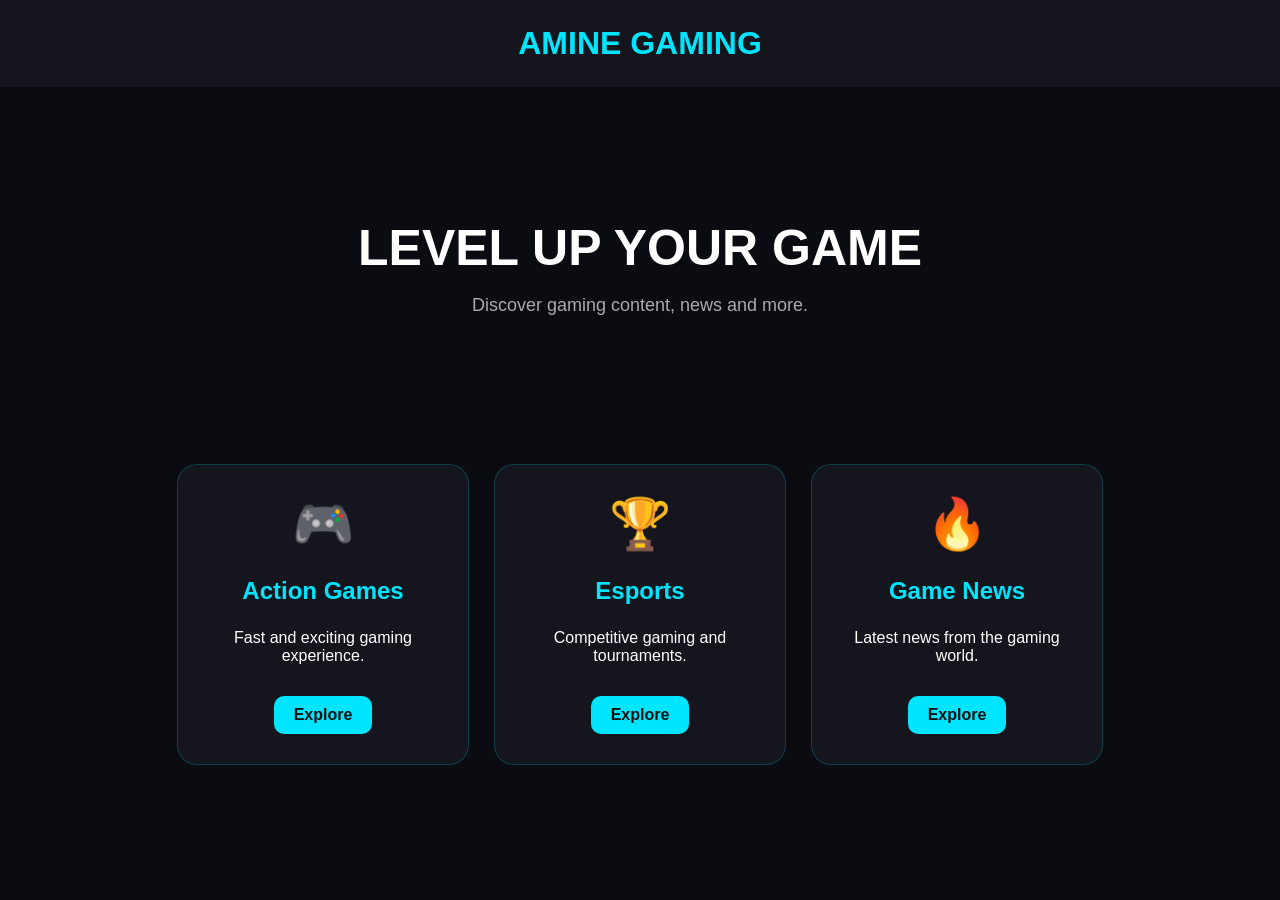
<file: gaming.html>
<!DOCTYPE html>
<html lang="en">
<head>
    <meta charset="UTF-8">
    <meta name="viewport" content="width=device-width, initial-scale=1.0">
    <title>Amine Gaming</title>

    <style>
        body {
            margin: 0;
            font-family: Arial, sans-serif;
            background: #0b0b12;
            color: white;
            text-align: center;
        }

        header {
            padding: 25px;
            background: #15151d;
        }

        header h1 {
            color: #00e5ff;
            margin: 0;
        }

        .hero {
            padding: 90px 20px;
        }

        .hero h2 {
            font-size: 50px;
            margin-bottom: 15px;
        }

        .hero p {
            color: #aaa;
            font-size: 18px;
        }

        .games {
            display: flex;
            justify-content: center;
            gap: 25px;
            flex-wrap: wrap;
            padding: 40px 20px;
        }

        .game {
            width: 230px;
            background: #15151d;
            padding: 30px;
            border-radius: 20px;
            border: 1px solid #00e5ff33;
        }

        .game-icon {
            font-size: 50px;
        }

        .game h3 {
            color: #00e5ff;
            font-size: 24px;
        }

        .btn {
            display: inline-block;
            margin-top: 15px;
            padding: 10px 20px;
            background: #00e5ff;
            color: #111;
            text-decoration: none;
            border-radius: 10px;
            font-weight: bold;
        }
    </style>
</head>

<body>

    <header>
        <h1>AMINE GAMING</h1>
    </header>

    <section class="hero">
        <h2>LEVEL UP YOUR GAME</h2>
        <p>Discover gaming content, news and more.</p>
    </section>

    <section class="games">

        <div class="game">
            <div class="game-icon">🎮</div>
            <h3>Action Games</h3>
            <p>Fast and exciting gaming experience.</p>
            <a href="#" class="btn">Explore</a>
        </div>

        <div class="game">
            <div class="game-icon">🏆</div>
            <h3>Esports</h3>
            <p>Competitive gaming and tournaments.</p>
            <a href="#" class="btn">Explore</a>
        </div>

        <div class="game">
            <div class="game-icon">🔥</div>
            <h3>Game News</h3>
            <p>Latest news from the gaming world.</p>
            <a href="#" class="btn">Explore</a>
        </div>

    </section>

</body>
</html>
</file>
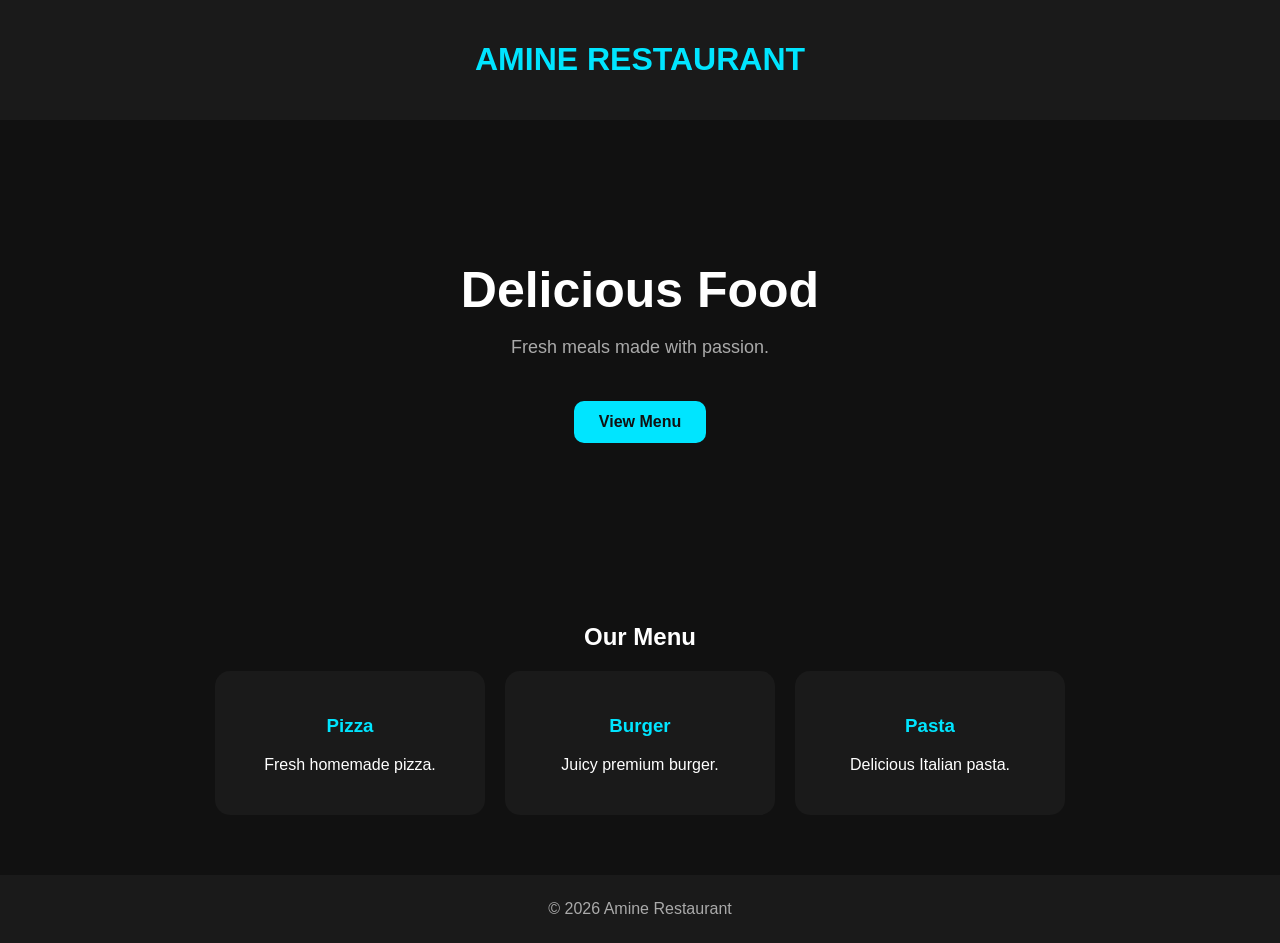
<file: restaurant.html>
<!DOCTYPE html>
<html lang="en">
<head>
    <meta charset="UTF-8">
    <meta name="viewport" content="width=device-width, initial-scale=1.0">
    <title>Amine Restaurant</title>
    <style>
        body {
            margin: 0;
            font-family: Arial, sans-serif;
            background: #111;
            color: white;
            text-align: center;
        }

        header {
            padding: 20px;
            background: #1a1a1a;
        }

        header h1 {
            color: #00e5ff;
        }

        .hero {
            padding: 100px 20px;
        }

        .hero h2 {
            font-size: 50px;
            margin-bottom: 15px;
        }

        .hero p {
            color: #aaa;
            font-size: 18px;
        }

        .btn {
            display: inline-block;
            margin-top: 25px;
            padding: 12px 25px;
            background: #00e5ff;
            color: #111;
            text-decoration: none;
            border-radius: 10px;
            font-weight: bold;
        }

        .menu {
            padding: 60px 20px;
        }

        .menu-container {
            display: flex;
            justify-content: center;
            gap: 20px;
            flex-wrap: wrap;
        }

        .food {
            background: #1a1a1a;
            padding: 25px;
            width: 220px;
            border-radius: 15px;
        }

        .food h3 {
            color: #00e5ff;
        }

        footer {
            padding: 25px;
            background: #1a1a1a;
            color: #aaa;
        }
    </style>
</head>

<body>

    <header>
        <h1>AMINE RESTAURANT</h1>
    </header>

    <section class="hero">
        <h2>Delicious Food</h2>
        <p>Fresh meals made with passion.</p>
        <a href="#menu" class="btn">View Menu</a>
    </section>

    <section class="menu" id="menu">
        <h2>Our Menu</h2>

        <div class="menu-container">

            <div class="food">
                <h3>Pizza</h3>
                <p>Fresh homemade pizza.</p>
            </div>

            <div class="food">
                <h3>Burger</h3>
                <p>Juicy premium burger.</p>
            </div>

            <div class="food">
                <h3>Pasta</h3>
                <p>Delicious Italian pasta.</p>
            </div>

        </div>
    </section>

    <footer>
        © 2026 Amine Restaurant
    </footer>

</body>
</html>
</file>
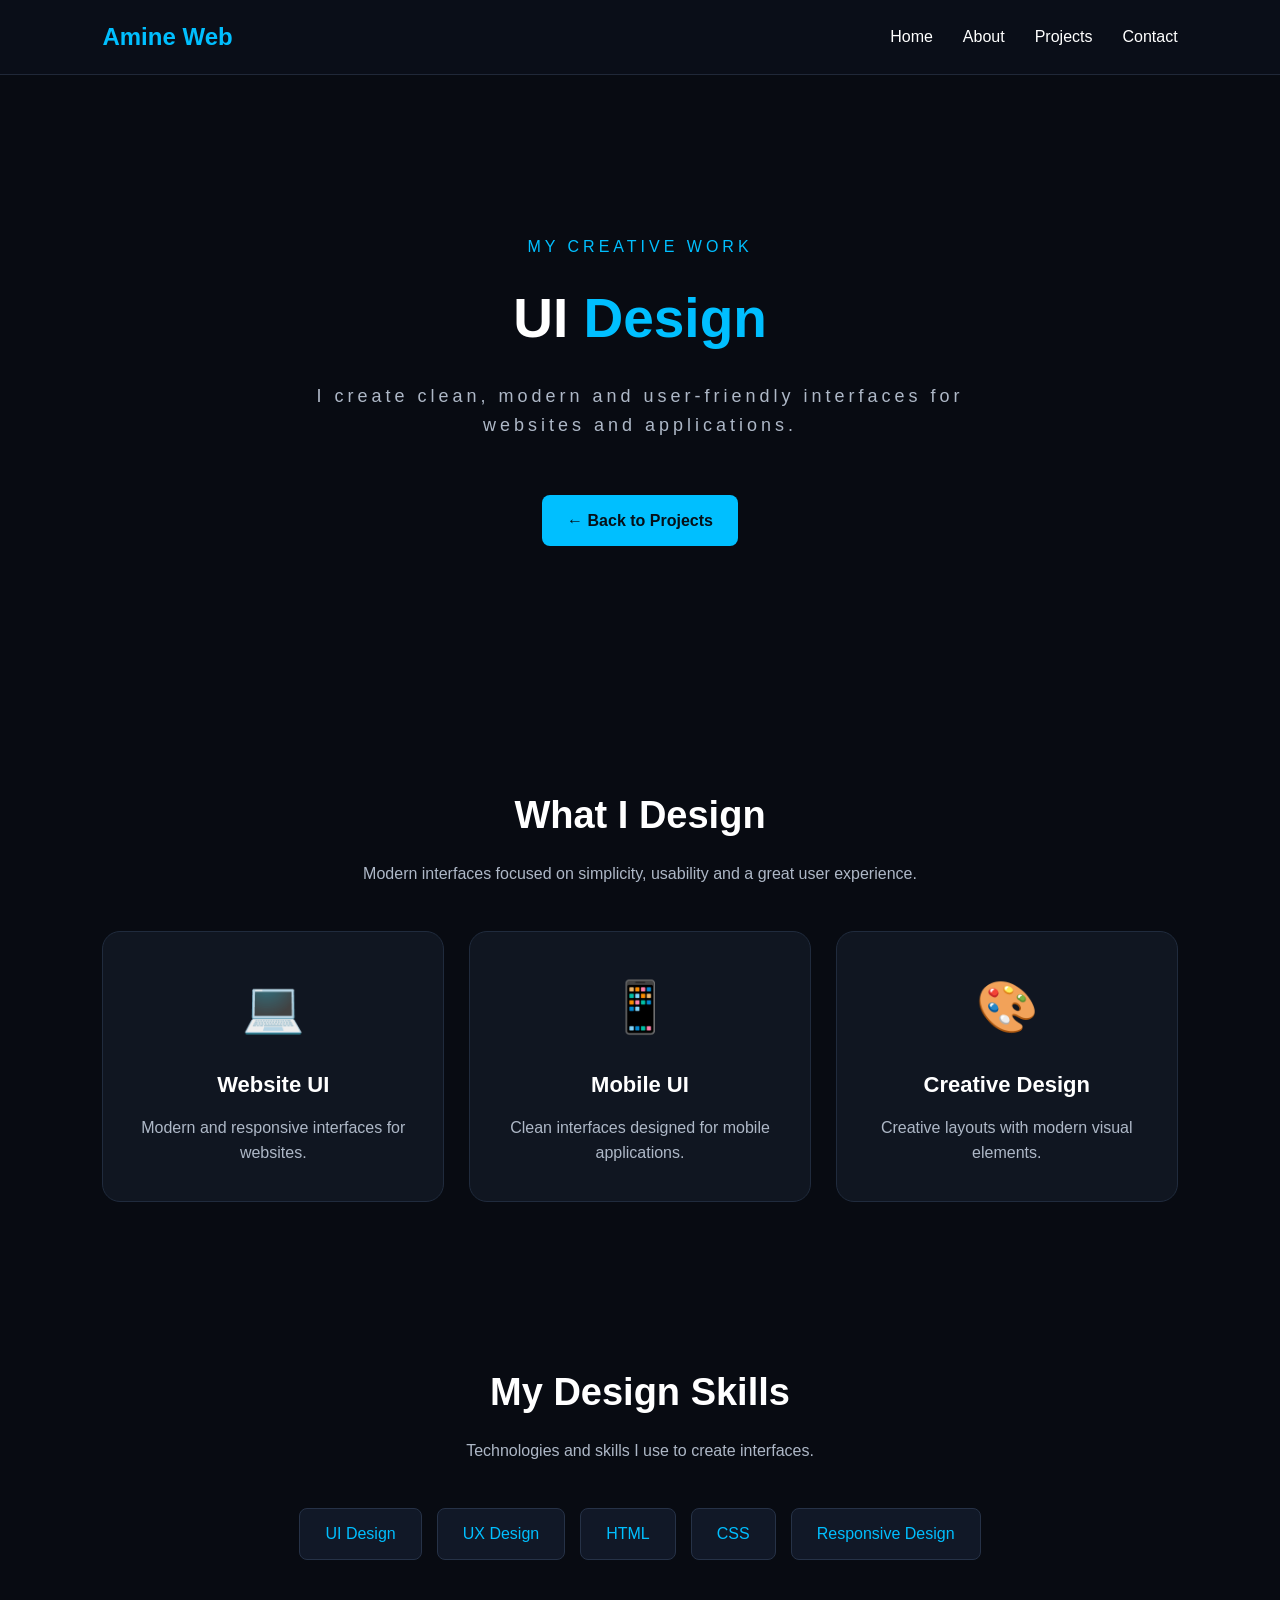
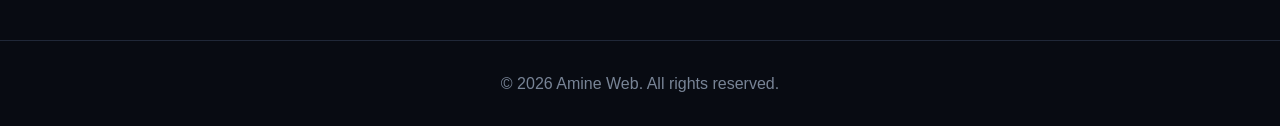
<file: ui-design.html>
<!DOCTYPE html>
<html lang="en">

<head>

    <meta charset="UTF-8">

    <meta name="viewport" content="width=device-width, initial-scale=1.0">

    <title>UI Design | Amine Web</title>

    <style>

        * {
            margin: 0;
            padding: 0;
            box-sizing: border-box;
        }

        html {
            scroll-behavior: smooth;
        }

        body {
            font-family: Arial, sans-serif;
            background: #080b12;
            color: white;
            line-height: 1.6;
        }

        /* HEADER */

        header {
            height: 75px;
            padding: 0 8%;

            display: flex;
            justify-content: space-between;
            align-items: center;

            background: #0a0e18;

            border-bottom: 1px solid #202838;
        }

        header h2 {
            color: #00bfff;
        }

        nav {
            display: flex;
            gap: 30px;
        }

        nav a {
            color: white;
            text-decoration: none;
            transition: 0.3s;
        }

        nav a:hover {
            color: #00bfff;
        }

        /* HERO */

        .hero {
            min-height: 70vh;

            display: flex;
            flex-direction: column;

            justify-content: center;
            align-items: center;

            text-align: center;

            padding: 80px 8%;
        }

        .hero p {
            color: #00bfff;
            letter-spacing: 4px;
            margin-bottom: 15px;
        }

        .hero h1 {
            font-size: 55px;
            margin-bottom: 20px;
        }

        .hero h1 span {
            color: #00bfff;
        }

        .hero .description {
            max-width: 650px;
            color: #aeb8c7;
            font-size: 18px;
        }

        /* UI CARDS */

        .section {
            padding: 80px 8%;
            text-align: center;
        }

        .section h2 {
            font-size: 38px;
            margin-bottom: 15px;
        }

        .section > p {
            color: #aeb8c7;
            margin-bottom: 45px;
        }

        .designs {
            display: grid;

            grid-template-columns: repeat(3, 1fr);

            gap: 25px;
        }

        .design {
            background: #101621;

            border: 1px solid #202b3d;

            border-radius: 18px;

            padding: 35px 25px;

            transition: 0.4s;
        }

        .design:hover {
            transform: translateY(-8px);

            border-color: #00bfff;

            box-shadow: 0 15px 40px rgba(0, 191, 255, 0.10);
        }

        .icon {
            font-size: 50px;
            margin-bottom: 20px;
        }

        .design h3 {
            font-size: 22px;
            margin-bottom: 12px;
        }

        .design p {
            color: #aeb8c7;
        }

        /* SKILLS */

        .skills {
            display: flex;
            justify-content: center;

            gap: 15px;

            flex-wrap: wrap;

            margin-top: 35px;
        }

        .skill {
            padding: 12px 25px;

            background: #111827;

            border: 1px solid #263247;

            border-radius: 8px;

            color: #00bfff;
        }

        /* BUTTON */

        .btn {
            display: inline-block;

            margin-top: 40px;

            padding: 13px 25px;

            background: #00bfff;

            color: #061018;

            border-radius: 8px;

            text-decoration: none;

            font-weight: bold;

            transition: 0.3s;
        }

        .btn:hover {
            transform: translateY(-3px);

            box-shadow: 0 10px 25px rgba(0, 191, 255, 0.25);
        }

        /* FOOTER */

        footer {
            text-align: center;

            padding: 30px;

            color: #788496;

            border-top: 1px solid #202838;
        }

        /* RESPONSIVE */

        @media (max-width: 800px) {

            .designs {
                grid-template-columns: 1fr;
            }

            .hero h1 {
                font-size: 40px;
            }

            header {
                padding: 0 5%;
            }

            nav {
                gap: 15px;
            }

        }

    </style>

</head>


<body>


    <!-- HEADER -->

    <header>

        <h2>Amine Web</h2>

        <nav>

            <a href="index.html">Home</a>

            <a href="index.html#about">About</a>

            <a href="index.html#projects">Projects</a>

            <a href="index.html#contact">Contact</a>

        </nav>

    </header>


    <!-- HERO -->

    <section class="hero">

        <p>MY CREATIVE WORK</p>

        <h1>
            UI <span>Design</span>
        </h1>

        <p class="description">

            I create clean, modern and user-friendly
            interfaces for websites and applications.

        </p>

        <a href="index.html#projects" class="btn">
            ← Back to Projects
        </a>

    </section>


    <!-- DESIGNS -->

    <section class="section">

        <h2>What I Design</h2>

        <p>
            Modern interfaces focused on simplicity,
            usability and a great user experience.
        </p>


        <div class="designs">


            <div class="design">

                <div class="icon">💻</div>

                <h3>Website UI</h3>

                <p>
                    Modern and responsive interfaces
                    for websites.
                </p>

            </div>


            <div class="design">

                <div class="icon">📱</div>

                <h3>Mobile UI</h3>

                <p>
                    Clean interfaces designed
                    for mobile applications.
                </p>

            </div>


            <div class="design">

                <div class="icon">🎨</div>

                <h3>Creative Design</h3>

                <p>
                    Creative layouts with modern
                    visual elements.
                </p>

            </div>


        </div>


    </section>


    <!-- SKILLS -->

    <section class="section">

        <h2>My Design Skills</h2>

        <p>
            Technologies and skills I use to create interfaces.
        </p>


        <div class="skills">

            <div class="skill">UI Design</div>

            <div class="skill">UX Design</div>

            <div class="skill">HTML</div>

            <div class="skill">CSS</div>

            <div class="skill">Responsive Design</div>

        </div>


    </section>


    <!-- FOOTER -->

    <footer>

        <p>
            © 2026 Amine Web. All rights reserved.
        </p>

    </footer>


</body>

</html>
</file>
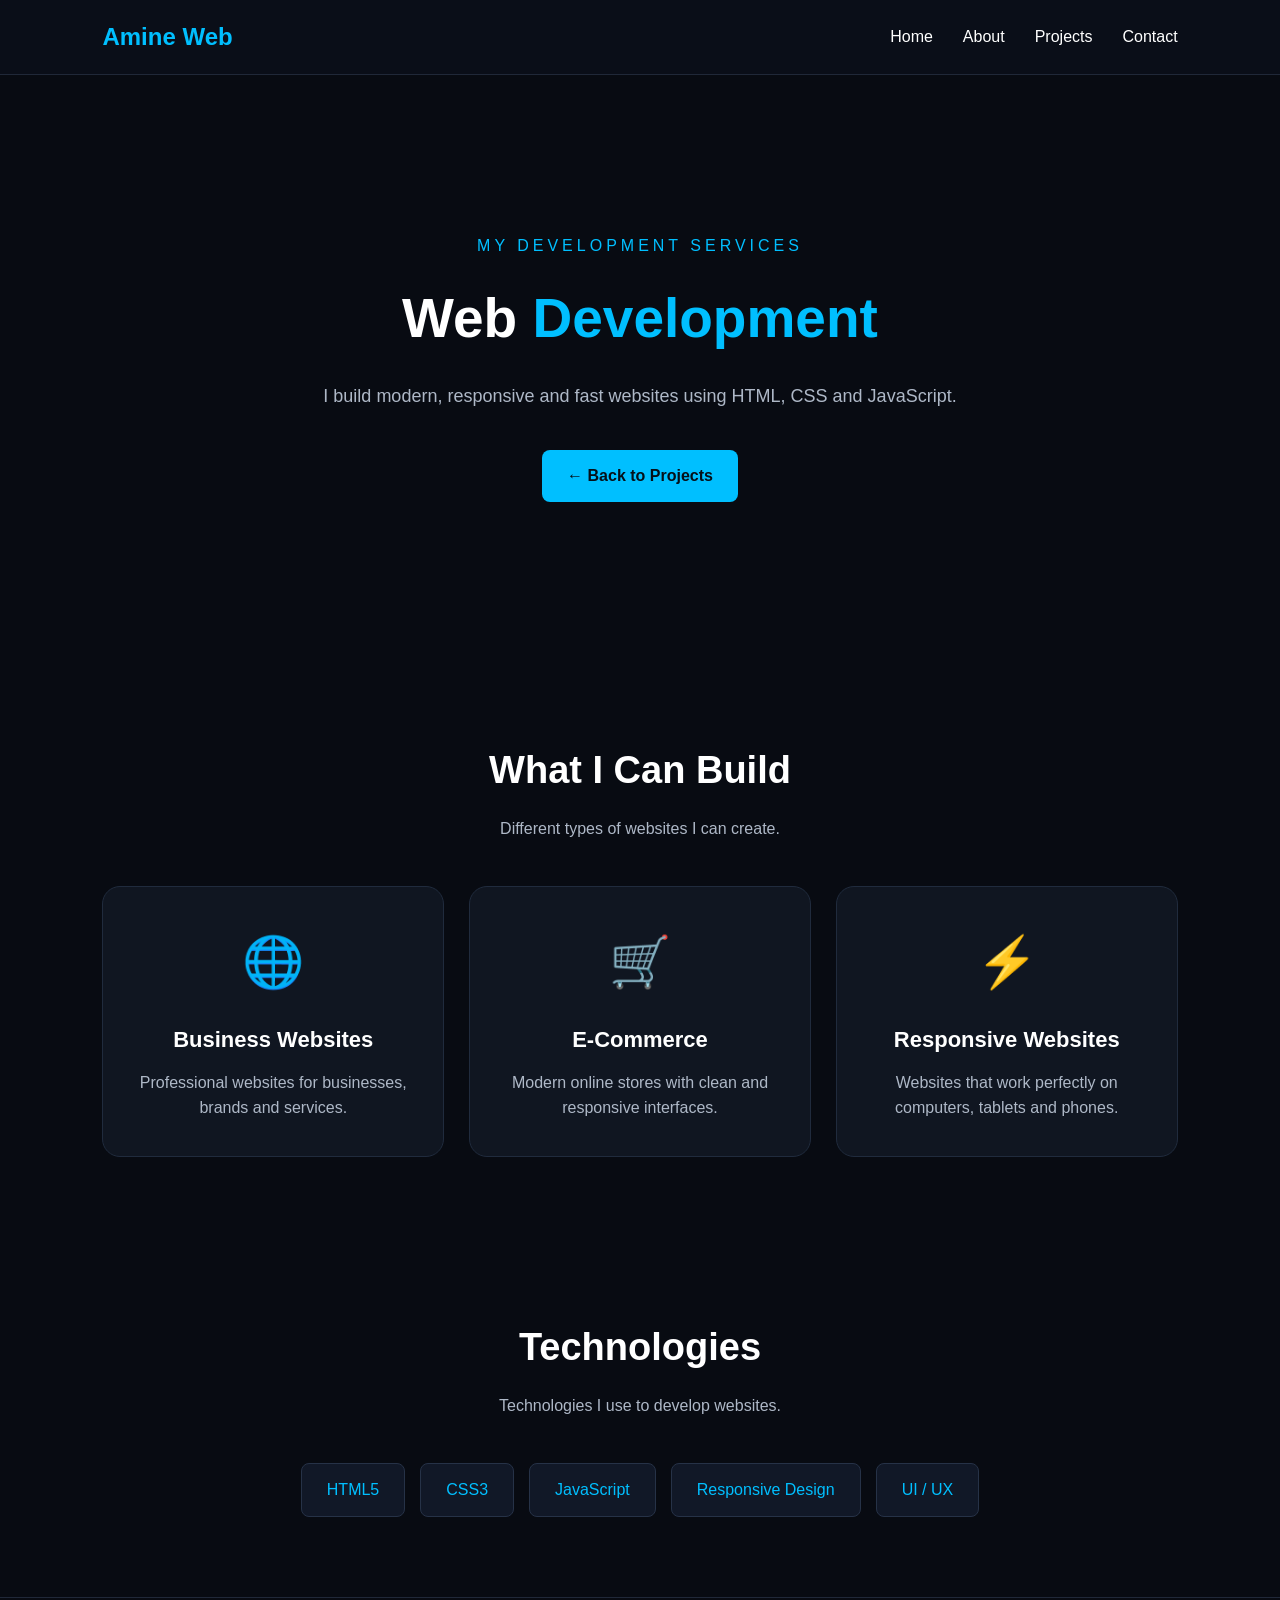
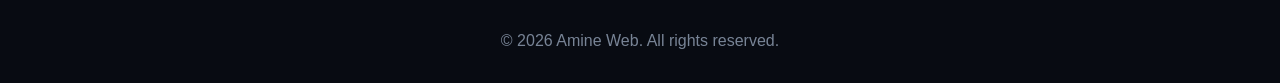
<file: web-development.html>
<!DOCTYPE html>
<html lang="en">

<head>

    <meta charset="UTF-8">

    <meta name="viewport" content="width=device-width, initial-scale=1.0">

    <title>Web Development | Amine Web</title>

    <style>

        * {
            margin: 0;
            padding: 0;
            box-sizing: border-box;
        }

        html {
            scroll-behavior: smooth;
        }

        body {
            font-family: Arial, sans-serif;
            background: #080b12;
            color: white;
            line-height: 1.6;
        }

        /* HEADER */

        header {
            height: 75px;
            padding: 0 8%;

            display: flex;
            justify-content: space-between;
            align-items: center;

            background: #0a0e18;

            border-bottom: 1px solid #202838;
        }

        header h2 {
            color: #00bfff;
        }

        nav {
            display: flex;
            gap: 30px;
        }

        nav a {
            color: white;
            text-decoration: none;
            transition: 0.3s;
        }

        nav a:hover {
            color: #00bfff;
        }

        /* HERO */

        .hero {
            min-height: 65vh;

            display: flex;
            flex-direction: column;

            justify-content: center;
            align-items: center;

            text-align: center;

            padding: 80px 8%;
        }

        .hero .welcome {
            color: #00bfff;
            letter-spacing: 4px;
            margin-bottom: 15px;
        }

        .hero h1 {
            font-size: 55px;
            margin-bottom: 20px;
        }

        .hero h1 span {
            color: #00bfff;
        }

        .description {
            max-width: 700px;
            color: #aeb8c7;
            font-size: 18px;
        }

        /* SERVICES */

        .section {
            padding: 80px 8%;
            text-align: center;
        }

        .section h2 {
            font-size: 38px;
            margin-bottom: 15px;
        }

        .section > p {
            color: #aeb8c7;
            margin-bottom: 45px;
        }

        .services {
            display: grid;

            grid-template-columns: repeat(3, 1fr);

            gap: 25px;
        }

        .service {
            background: #101621;

            border: 1px solid #202b3d;

            border-radius: 18px;

            padding: 35px 25px;

            transition: 0.4s;
        }

        .service:hover {
            transform: translateY(-8px);

            border-color: #00bfff;

            box-shadow: 0 15px 40px rgba(0, 191, 255, 0.10);
        }

        .icon {
            font-size: 50px;

            margin-bottom: 20px;
        }

        .service h3 {
            font-size: 22px;

            margin-bottom: 12px;
        }

        .service p {
            color: #aeb8c7;
        }

        /* TECHNOLOGIES */

        .technologies {
            display: flex;

            justify-content: center;

            gap: 15px;

            flex-wrap: wrap;

            margin-top: 35px;
        }

        .tech {
            padding: 13px 25px;

            background: #111827;

            border: 1px solid #263247;

            border-radius: 8px;

            color: #00bfff;

            transition: 0.3s;
        }

        .tech:hover {
            border-color: #00bfff;

            transform: translateY(-4px);
        }

        /* BUTTON */

        .btn {
            display: inline-block;

            margin-top: 40px;

            padding: 13px 25px;

            background: #00bfff;

            color: #061018;

            border-radius: 8px;

            text-decoration: none;

            font-weight: bold;

            transition: 0.3s;
        }

        .btn:hover {
            transform: translateY(-3px);

            box-shadow: 0 10px 25px rgba(0, 191, 255, 0.25);
        }

        /* FOOTER */

        footer {
            text-align: center;

            padding: 30px;

            color: #788496;

            border-top: 1px solid #202838;
        }

        /* RESPONSIVE */

        @media (max-width: 800px) {

            .services {
                grid-template-columns: 1fr;
            }

            .hero h1 {
                font-size: 40px;
            }

            header {
                padding: 0 5%;
            }

            nav {
                gap: 15px;
            }

        }

    </style>

</head>


<body>


    <!-- HEADER -->

    <header>

        <h2>Amine Web</h2>

        <nav>

            <a href="index.html">Home</a>

            <a href="index.html#about">About</a>

            <a href="index.html#projects">Projects</a>

            <a href="index.html#contact">Contact</a>

        </nav>

    </header>


    <!-- HERO -->

    <section class="hero">

        <p class="welcome">
            MY DEVELOPMENT SERVICES
        </p>

        <h1>
            Web <span>Development</span>
        </h1>

        <p class="description">

            I build modern, responsive and fast websites
            using HTML, CSS and JavaScript.

        </p>

        <a href="index.html#projects" class="btn">
            ← Back to Projects
        </a>

    </section>


    <!-- SERVICES -->

    <section class="section">

        <h2>What I Can Build</h2>

        <p>
            Different types of websites I can create.
        </p>


        <div class="services">


            <div class="service">

                <div class="icon">🌐</div>

                <h3>Business Websites</h3>

                <p>
                    Professional websites for businesses,
                    brands and services.
                </p>

            </div>


            <div class="service">

                <div class="icon">🛒</div>

                <h3>E-Commerce</h3>

                <p>
                    Modern online stores with clean
                    and responsive interfaces.
                </p>

            </div>


            <div class="service">

                <div class="icon">⚡</div>

                <h3>Responsive Websites</h3>

                <p>
                    Websites that work perfectly on
                    computers, tablets and phones.
                </p>

            </div>


        </div>

    </section>


    <!-- TECHNOLOGIES -->

    <section class="section">

        <h2>Technologies</h2>

        <p>
            Technologies I use to develop websites.
        </p>


        <div class="technologies">

            <div class="tech">HTML5</div>

            <div class="tech">CSS3</div>

            <div class="tech">JavaScript</div>

            <div class="tech">Responsive Design</div>

            <div class="tech">UI / UX</div>

        </div>


    </section>


    <!-- FOOTER -->

    <footer>

        <p>
            © 2026 Amine Web. All rights reserved.
        </p>

    </footer>


</body>

</html>
</file>
